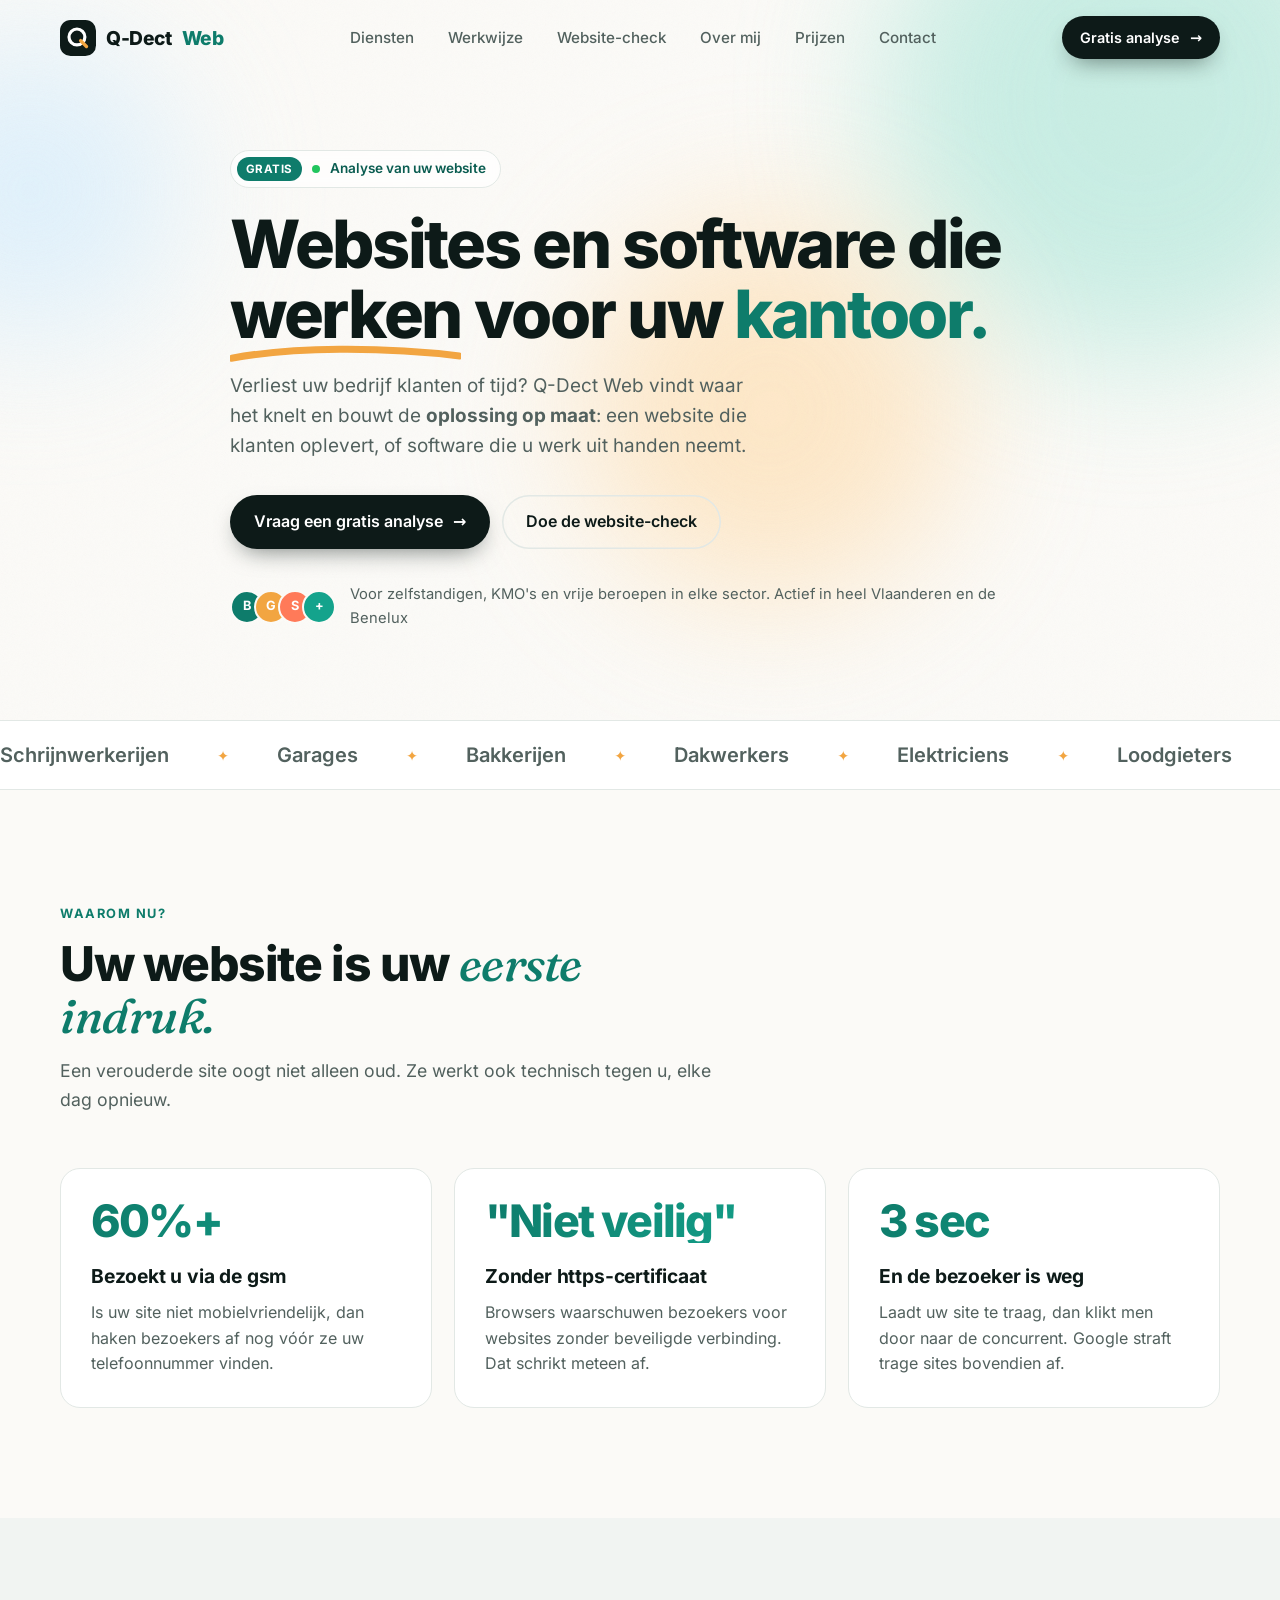
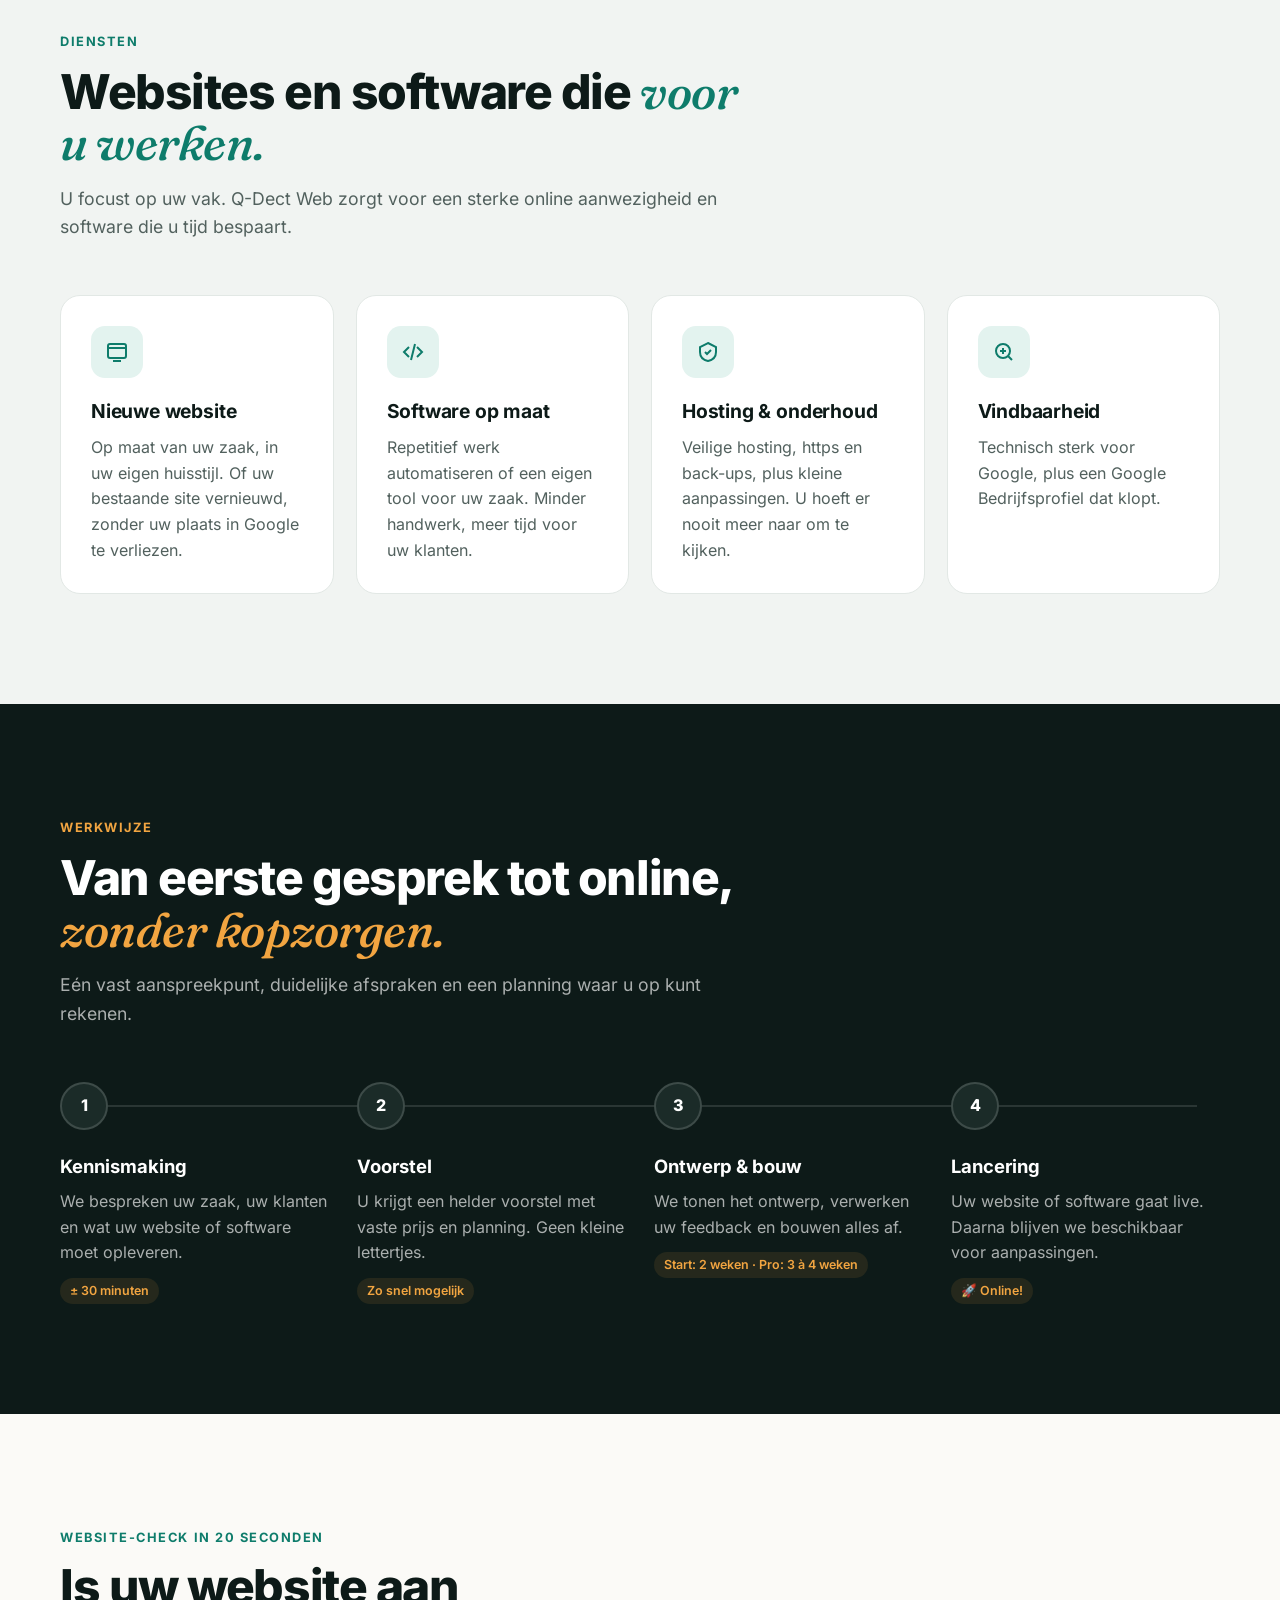
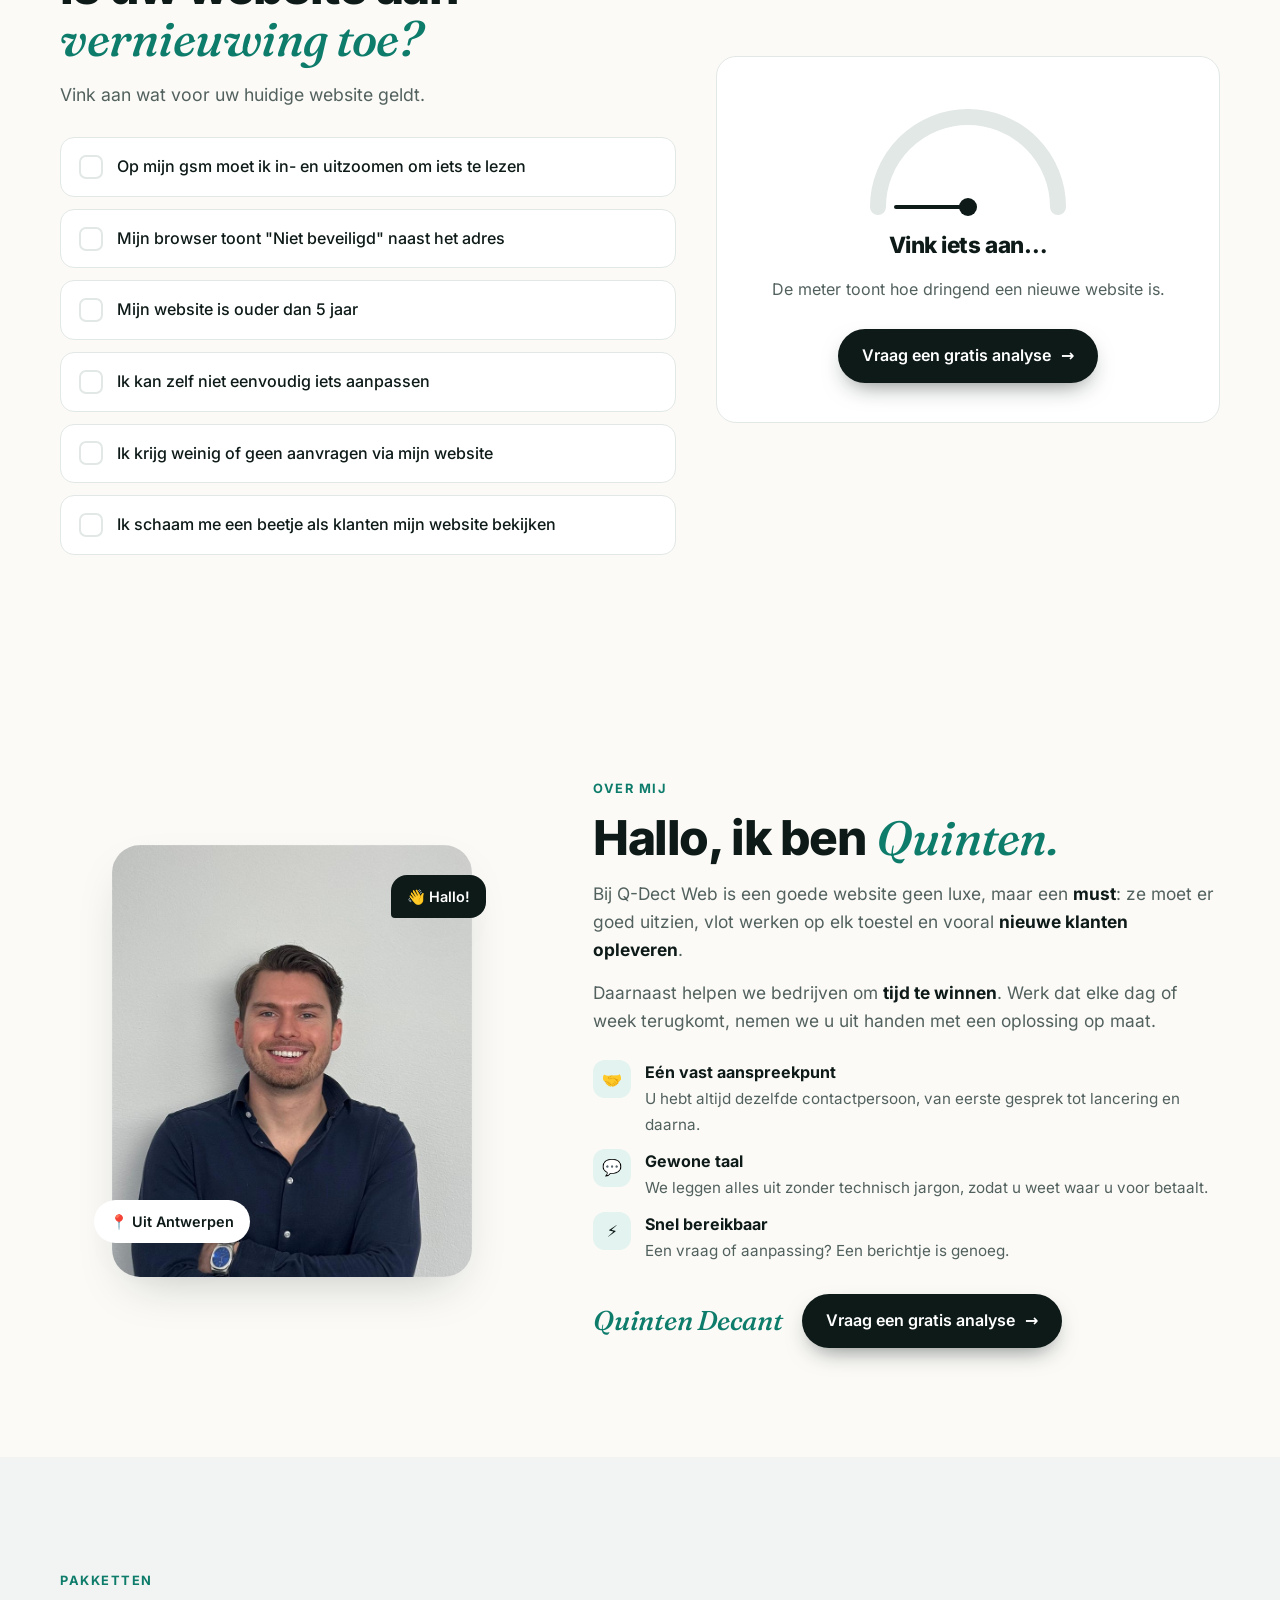
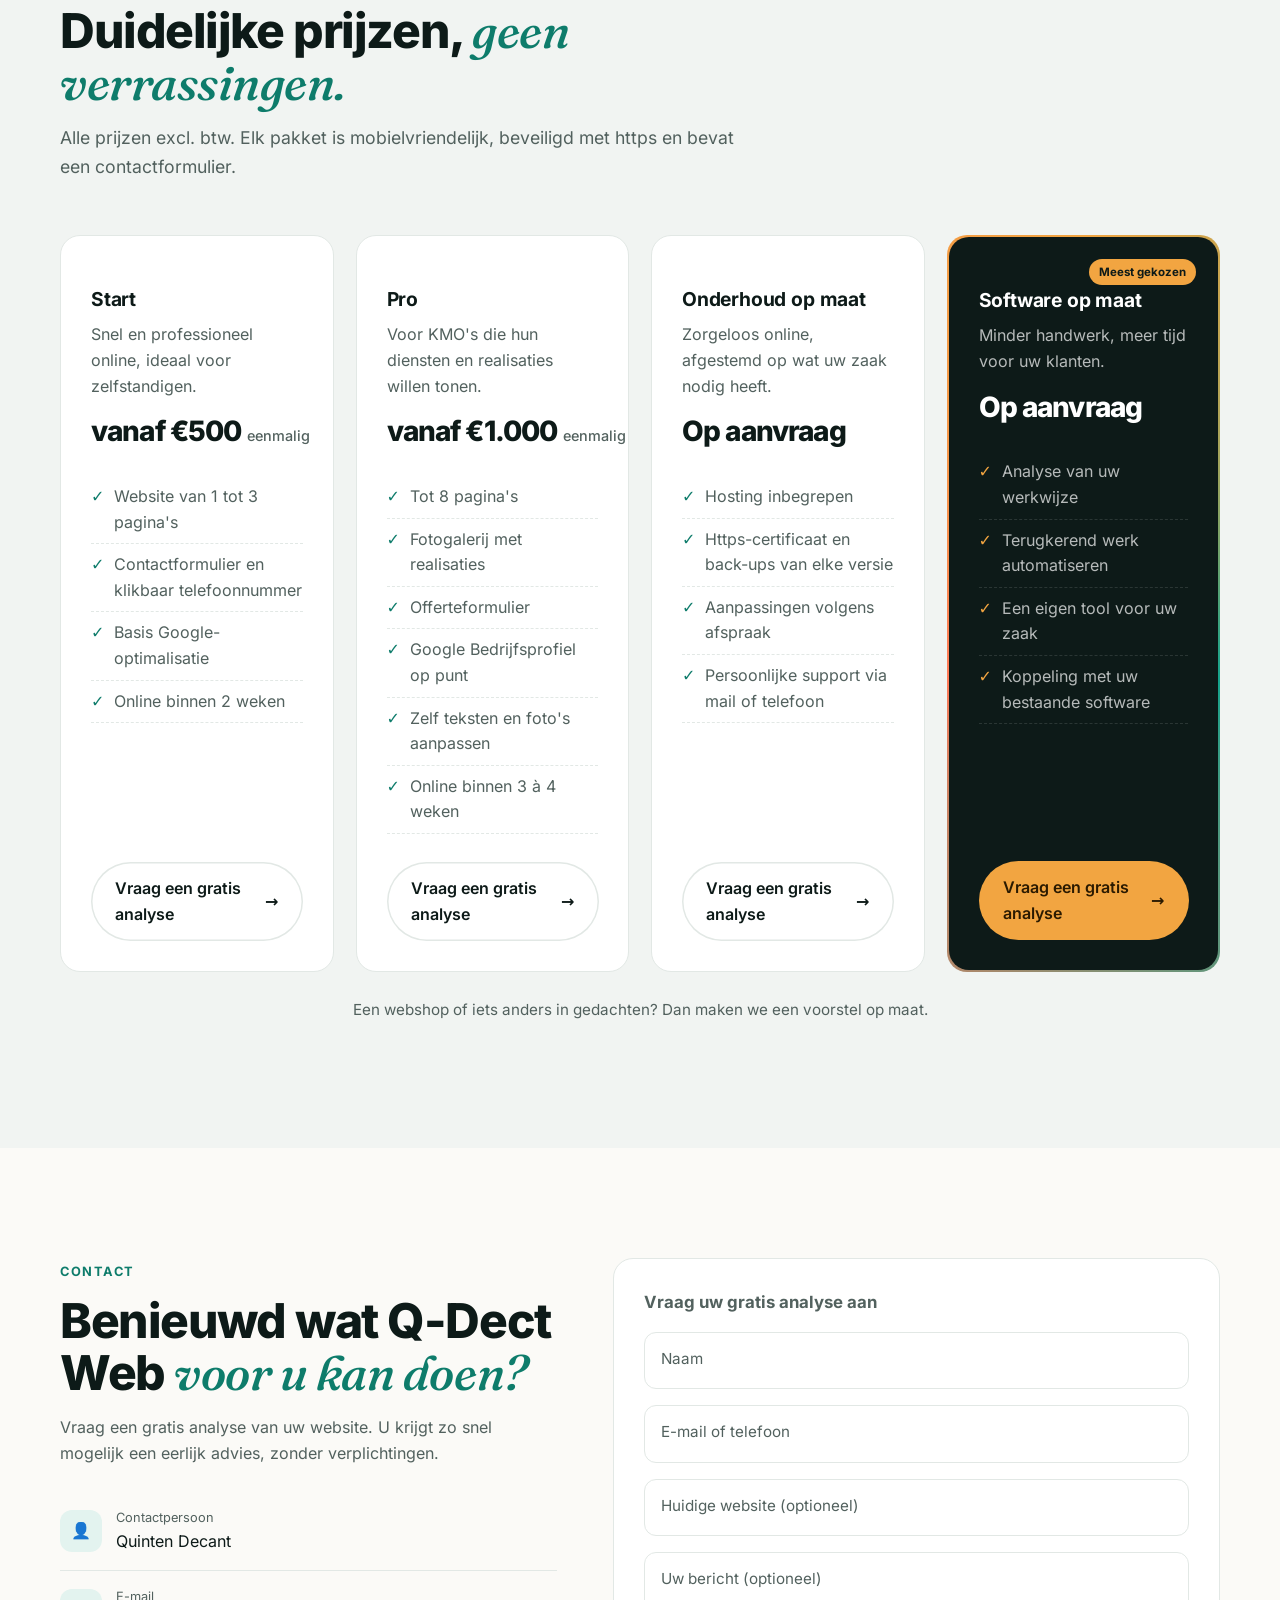
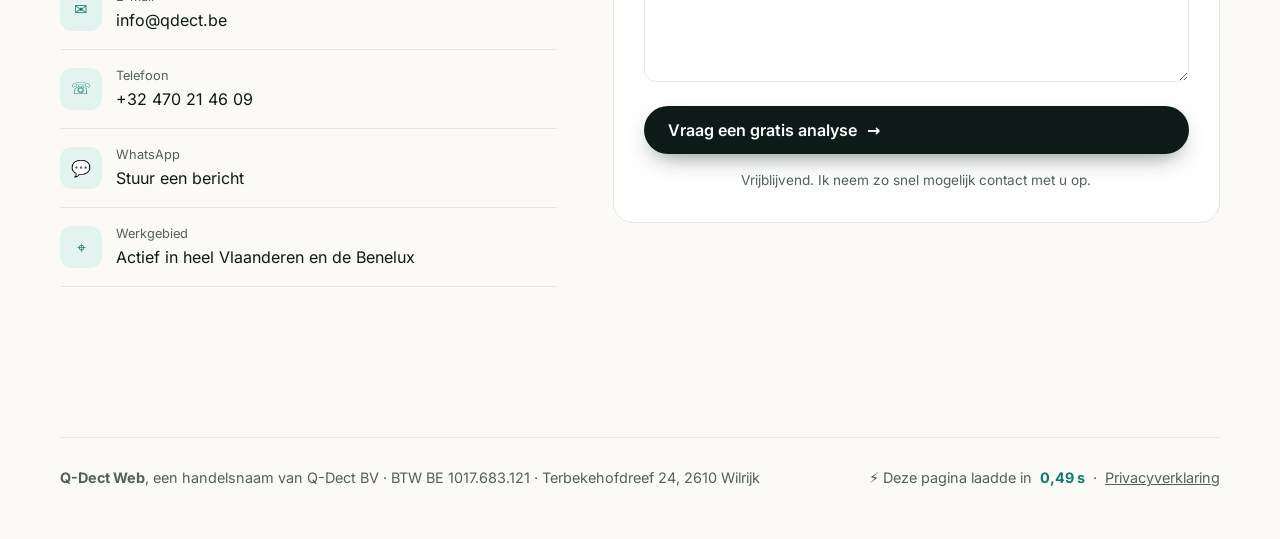
<file: index.html>
<!doctype html>
<html lang="nl-BE">
<head>
<meta charset="utf-8">
<meta name="viewport" content="width=device-width, initial-scale=1">
<title>Q-Dect Web | Websites en software op maat</title>
<meta name="description" content="Q-Dect Web bouwt snelle, veilige websites en software op maat voor vakmensen, zelfstandigen en KMO's. Actief in heel Vlaanderen en de Benelux. Vaste prijs, persoonlijke opvolging.">
<link rel="icon" href="favicon.svg" type="image/svg+xml">
<link rel="canonical" href="https://qdect.be/">
<meta name="theme-color" content="#0d1a18">
<meta property="og:type" content="website">
<meta property="og:locale" content="nl_BE">
<meta property="og:site_name" content="Q-Dect Web">
<meta property="og:title" content="Q-Dect Web | Websites en software op maat">
<meta property="og:description" content="Snelle, veilige websites en software op maat voor vakmensen, zelfstandigen en KMO's. Vaste prijs en gratis analyse.">
<meta property="og:url" content="https://qdect.be/">
<meta property="og:image" content="https://qdect.be/media/og.png">
<meta property="og:image:width" content="1200">
<meta property="og:image:height" content="630">
<meta name="twitter:card" content="summary_large_image">
<link rel="stylesheet" href="fonts/fonts.css">
<style>
  :root {
    --bg: #fbfaf7;
    --bg-soft: #f1f4f2;
    --ink: #0d1a18;
    --ink-soft: #52615e;
    --line: #e2e8e5;
    --brand: #0e7c6b;
    --brand-2: #14a38c;
    --brand-dark: #0a5c50;
    --accent: #f2a541;
    --accent-2: #ff7a59;
    --card: #ffffff;
    --radius: 20px;
    --shadow: 0 20px 50px -20px rgba(13, 26, 24, .25);
    --ease: cubic-bezier(.2, .8, .2, 1);
  }
  * { box-sizing: border-box; }
  html { scroll-behavior: smooth; }
  body { margin: 0; font-family: Inter, system-ui, -apple-system, Segoe UI, Roboto, sans-serif; color: var(--ink); background: var(--bg); line-height: 1.6; overflow-x: hidden; }
  a { color: inherit; }
  .wrap { width: min(1160px, 100% - 32px); margin-inline: auto; }
  .serif { font-family: Fraunces, Georgia, serif; font-style: italic; font-weight: 500; letter-spacing: -.01em; }
  ::selection { background: var(--accent); color: var(--ink); }

  /* Scroll progress */
  .progress { position: fixed; top: 0; left: 0; height: 3px; width: 100%; transform-origin: 0 50%; transform: scaleX(0); background: linear-gradient(90deg, var(--brand), var(--accent)); z-index: 50; }

  /* Header */
  header { position: fixed; inset: 0 0 auto 0; z-index: 40; transition: .35s var(--ease); }
  header.scrolled { background: rgba(251, 250, 247, .82); backdrop-filter: blur(14px) saturate(1.4); box-shadow: 0 1px 0 var(--line); }
  .nav { display: flex; align-items: center; justify-content: space-between; height: 76px; transition: height .35s var(--ease); }
  header.scrolled .nav { height: 62px; }
  .logo { display: flex; align-items: center; gap: 10px; font-weight: 800; font-size: 1.2rem; text-decoration: none; letter-spacing: -.02em; }
  .logo svg { transition: transform .6s var(--ease); }
  .logo:hover svg { transform: rotate(-20deg) scale(1.08); }
  .logo span { color: var(--brand); }
  .nav ul { display: flex; gap: 6px; list-style: none; margin: 0; padding: 0; }
  .nav ul a { position: relative; text-decoration: none; color: var(--ink-soft); font-weight: 500; font-size: .95rem; padding: 8px 14px; border-radius: 999px; transition: .25s; }
  .nav ul a:hover { color: var(--ink); background: rgba(14, 124, 107, .08); }

  .btn { position: relative; display: inline-flex; align-items: center; gap: 10px; padding: 14px 24px; border-radius: 999px; font-weight: 600; text-decoration: none; border: 0; cursor: pointer; font-size: 1rem; font-family: inherit; transition: transform .3s var(--ease), box-shadow .3s var(--ease), background .3s; will-change: transform; isolation: isolate; overflow: hidden; }
  .btn .arrow { display: inline-block; transition: transform .3s var(--ease); }
  .btn:hover .arrow { transform: translateX(4px); }
  .btn-primary { background: var(--ink); color: #fff; box-shadow: 0 10px 25px -10px rgba(13, 26, 24, .6); }
  .btn-primary::before { content: ""; position: absolute; inset: 0; z-index: -1; background: linear-gradient(120deg, var(--brand), var(--brand-2)); transform: translateY(101%); transition: transform .45s var(--ease); }
  .btn-primary:hover::before { transform: translateY(0); }
  .btn-ghost { background: transparent; color: var(--ink); box-shadow: inset 0 0 0 1.5px var(--line); }
  .btn-ghost:hover { box-shadow: inset 0 0 0 1.5px var(--ink); }
  .btn-accent { background: var(--accent); color: #2b1a00; }
  .btn-accent:hover { box-shadow: 0 0 0 6px rgba(242, 165, 65, .25); }
  .nav .btn { padding: 10px 18px; font-size: .9rem; }

  /* Hero */
  .hero { position: relative; padding: 150px 0 90px; overflow: hidden; }
  .blob { position: absolute; border-radius: 50%; filter: blur(70px); opacity: .55; z-index: -1; animation: drift 18s ease-in-out infinite alternate; }
  .blob.b1 { width: 520px; height: 520px; background: #9fe3d4; top: -160px; right: -120px; }
  .blob.b2 { width: 380px; height: 380px; background: #ffd8a1; top: 220px; right: 320px; animation-duration: 22s; }
  .blob.b3 { width: 300px; height: 300px; background: #c9e9ff; top: 40px; left: -120px; animation-duration: 26s; }
  @keyframes drift { to { transform: translate(60px, 40px) scale(1.12); } }
  .grain { position: absolute; inset: 0; z-index: -1; opacity: .35; background-image: url("data:image/svg+xml,%3Csvg xmlns='http://www.w3.org/2000/svg' width='160' height='160'%3E%3Cfilter id='n'%3E%3CfeTurbulence baseFrequency='.9' numOctaves='2'/%3E%3C/filter%3E%3Crect width='100%25' height='100%25' filter='url(%23n)' opacity='.08'/%3E%3C/svg%3E"); }

  .hero-grid { max-width: 820px; }
  .pill { display: inline-flex; align-items: center; gap: 10px; font-size: .85rem; font-weight: 600; color: var(--brand-dark); background: rgba(255,255,255,.7); border: 1px solid var(--line); padding: 6px 14px 6px 6px; border-radius: 999px; backdrop-filter: blur(6px); }
  .pill b { background: var(--brand); color: #fff; font-size: .72rem; padding: 3px 9px; border-radius: 999px; letter-spacing: .04em; }
  .pulse { width: 8px; height: 8px; border-radius: 50%; background: #22c55e; box-shadow: 0 0 0 0 rgba(34,197,94,.6); animation: pulse 2s infinite; }
  @keyframes pulse { to { box-shadow: 0 0 0 10px rgba(34,197,94,0); } }
  h1 { font-size: clamp(2.4rem, 5.2vw, 4.2rem); line-height: 1.04; letter-spacing: -.035em; margin: 22px 0 22px; font-weight: 800; }
  .rotator { display: inline-grid; vertical-align: bottom; color: var(--brand); }
  .rotator span { grid-area: 1 / 1; opacity: 0; transform: translateY(40%); transition: opacity .5s var(--ease), transform .5s var(--ease); white-space: nowrap; }
  .rotator span.on { opacity: 1; transform: none; }
  .rotator span.off { opacity: 0; transform: translateY(-40%); }
  .underline { position: relative; white-space: nowrap; }
  .underline svg { position: absolute; left: 0; bottom: -.18em; width: 100%; height: .35em; }
  .underline path { stroke-dasharray: 300; stroke-dashoffset: 300; animation: draw 1.2s .6s var(--ease) forwards; }
  @keyframes draw { to { stroke-dashoffset: 0; } }
  .lead { font-size: 1.18rem; color: var(--ink-soft); max-width: 540px; }
  .hero-cta { display: flex; gap: 12px; flex-wrap: wrap; margin-top: 34px; }
  .trust { display: flex; align-items: center; gap: 14px; margin-top: 34px; color: var(--ink-soft); font-size: .92rem; }
  .avatars { display: flex; }
  .avatars i { width: 34px; height: 34px; border-radius: 50%; border: 2px solid var(--bg); margin-left: -10px; display: grid; place-items: center; font-style: normal; font-weight: 700; font-size: .8rem; color: #fff; }
  .avatars i:first-child { margin-left: 0; }

  /* Before/after slider */
  .chrome { display: flex; align-items: center; gap: 6px; padding: 10px 12px; background: #eef1f0; border-bottom: 1px solid var(--line); font-size: .7rem; color: var(--ink-soft); }
  .chrome i { width: 9px; height: 9px; border-radius: 50%; background: #d4dbd9; }
  .chrome .url { margin-left: 10px; flex: 1; background: #fff; border-radius: 6px; padding: 3px 10px; display: flex; gap: 6px; align-items: center; }

  @keyframes shine { 0%, 60% { transform: translateX(-100%); } 100% { transform: translateX(100%); } }

  /* Marquee */
  .ticker { border-block: 1px solid var(--line); background: #fff; overflow: hidden; padding: 18px 0; }
  .ticker-track { display: flex; gap: 48px; width: max-content; animation: ticker 40s linear infinite; }
  .ticker:hover .ticker-track { animation-play-state: paused; }
  .ticker span { font-size: 1.25rem; font-weight: 600; color: var(--ink-soft); white-space: nowrap; display: flex; align-items: center; gap: 48px; transition: color .2s; }
  .ticker span:hover { color: var(--brand); }
  .ticker span::after { content: "✦"; color: var(--accent); font-size: .9rem; }
  @keyframes ticker { to { transform: translateX(-50%); } }

  /* Sections */
  section { padding: 110px 0; position: relative; }
  .soft { background: var(--bg-soft); }
  .section-head { max-width: 680px; margin-bottom: 54px; }
  .kicker { display: inline-block; font-size: .8rem; font-weight: 700; letter-spacing: .12em; text-transform: uppercase; color: var(--brand); }
  h2 { font-size: clamp(2rem, 3.8vw, 3rem); letter-spacing: -.03em; line-height: 1.08; margin: 12px 0 16px; font-weight: 800; }
  h2 .serif { color: var(--brand); }
  .section-head p { color: var(--ink-soft); font-size: 1.1rem; margin: 0; }

  /* Reveal */
  .reveal { opacity: 0; transform: translateY(28px); transition: opacity .8s var(--ease), transform .8s var(--ease); transition-delay: var(--d, 0s); }
  .reveal.in { opacity: 1; transform: none; }

  /* Spotlight cards */
  .grid-3 { display: grid; grid-template-columns: repeat(3, 1fr); gap: 22px; }
  .grid-4 { display: grid; grid-template-columns: repeat(4, 1fr); gap: 22px; }
  .card { position: relative; background: var(--card); border: 1px solid var(--line); border-radius: var(--radius); padding: 30px; overflow: hidden; transition: transform .4s var(--ease), box-shadow .4s var(--ease), border-color .4s; transform-style: preserve-3d; }
  .card::before { content: ""; position: absolute; inset: 0; background: radial-gradient(380px circle at var(--mx, 50%) var(--my, 50%), rgba(20, 163, 140, .14), transparent 45%); opacity: 0; transition: opacity .35s; pointer-events: none; }
  .card:hover::before { opacity: 1; }
  .card:hover { box-shadow: var(--shadow); border-color: rgba(14,124,107,.35); }
  .card h3 { margin: 18px 0 8px; font-size: 1.2rem; letter-spacing: -.01em; }
  .card p { margin: 0; color: var(--ink-soft); }

  .stat { font-size: 2.8rem; font-weight: 800; letter-spacing: -.04em; line-height: 1; background: linear-gradient(120deg, var(--brand), var(--brand-2)); -webkit-background-clip: text; background-clip: text; color: transparent; }

  /* Services */
  .svc .icon { width: 52px; height: 52px; border-radius: 14px; background: #e3f3ef; display: grid; place-items: center; color: var(--brand); transition: transform .5s var(--ease), background .4s, color .4s; }
  .svc:hover .icon { transform: rotate(-8deg) scale(1.1); background: var(--brand); color: #fff; }
  .svc .more { display: inline-flex; gap: 6px; margin-top: 18px; font-weight: 600; font-size: .9rem; color: var(--brand); opacity: 0; transform: translateY(8px); transition: .35s var(--ease); }
  .svc:hover .more { opacity: 1; transform: none; }

  /* Dark band with steps */
  .dark { background: var(--ink); color: #fff; overflow: hidden; }
  .dark .section-head p { color: rgba(255,255,255,.65); }
  .dark .kicker { color: var(--accent); }
  .dark h2 .serif { color: var(--accent); }
  .timeline { position: relative; display: grid; grid-template-columns: repeat(4, 1fr); gap: 28px; }
  .timeline::before, .timeline .fill { content: ""; position: absolute; top: 23px; left: 23px; right: 23px; height: 2px; background: rgba(255,255,255,.12); }
  .timeline .fill { background: linear-gradient(90deg, var(--accent), var(--brand-2)); transform-origin: 0 50%; transform: scaleX(var(--p, 0)); transition: transform .2s linear; }
  .step { position: relative; padding-top: 70px; }
  .step .dot { position: absolute; top: 0; left: 0; width: 48px; height: 48px; border-radius: 50%; display: grid; place-items: center; font-weight: 800; background: #1b2b28; border: 2px solid rgba(255,255,255,.15); transition: .5s var(--ease); }
  .step.lit .dot { background: var(--accent); color: var(--ink); border-color: var(--accent); box-shadow: 0 0 0 8px rgba(242,165,65,.15); }
  .step h3 { margin: 0 0 8px; font-size: 1.15rem; }
  .step p { margin: 0; color: rgba(255,255,255,.65); }
  .step .time { display: inline-block; margin-top: 12px; font-size: .78rem; font-weight: 600; color: var(--accent); background: rgba(242,165,65,.1); padding: 3px 10px; border-radius: 999px; }

  /* Quiz */
  .quiz { display: grid; grid-template-columns: 1.1fr .9fr; gap: 40px; align-items: center; }
  .q-list { display: grid; gap: 12px; }
  .q { display: flex; gap: 14px; align-items: center; background: #fff; border: 1.5px solid var(--line); border-radius: 14px; padding: 16px 18px; cursor: pointer; transition: .3s var(--ease); font-weight: 500; }
  .q:hover { border-color: var(--brand); transform: translateX(4px); }
  .q input { display: none; }
  .q .box { flex: none; width: 24px; height: 24px; border-radius: 7px; border: 2px solid var(--line); display: grid; place-items: center; transition: .3s var(--ease); }
  .q .box::after { content: "✓"; color: #fff; font-weight: 800; font-size: .8rem; transform: scale(0); transition: transform .3s var(--ease); }
  .q:has(input:checked) { border-color: var(--brand); background: #f0faf7; }
  .q:has(input:checked) .box { background: var(--brand); border-color: var(--brand); }
  .q:has(input:checked) .box::after { transform: scale(1); }
  .gauge-card { text-align: center; padding: 40px 30px; }
  .gauge { position: relative; width: 220px; height: 120px; margin: 0 auto 10px; }
  .gauge svg { width: 100%; height: 100%; overflow: visible; }
  .gauge .track { stroke: var(--line); }
  .gauge .val { stroke: url(#gg); stroke-dasharray: 283; stroke-dashoffset: 283; transition: stroke-dashoffset .9s var(--ease); }
  .gauge .needle { transform-origin: 110px 110px; transform: rotate(-90deg); transition: transform .9s var(--ease); }
  .verdict { font-size: 1.4rem; font-weight: 800; letter-spacing: -.02em; margin: 6px 0 6px; min-height: 2em; }
  .verdict-sub { color: var(--ink-soft); margin: 0 0 22px; min-height: 3.2em; }

  /* About */
  .about { display: grid; grid-template-columns: .85fr 1.15fr; gap: 70px; align-items: center; }
  .portrait { position: relative; max-width: 360px; justify-self: center; width: 100%; }
  .portrait img { position: relative; display: block; width: 100%; height: auto; border-radius: 28px; box-shadow: var(--shadow); transition: transform .6s var(--ease); }
  .portrait:hover img { transform: translateY(-6px) rotate(-1deg); }
  .portrait .loc { position: absolute; left: -18px; bottom: 34px; display: flex; align-items: center; gap: 8px; background: #fff; padding: 10px 16px; border-radius: 999px; box-shadow: var(--shadow); font-weight: 600; font-size: .9rem; animation: float 5s ease-in-out infinite; }
  .portrait .wave { position: absolute; right: -14px; top: 30px; background: var(--ink); color: #fff; padding: 10px 16px; border-radius: 16px 16px 16px 4px; box-shadow: var(--shadow); font-weight: 600; font-size: .9rem; animation: float 5s 1.2s ease-in-out infinite; }
  .portrait .wave span { display: inline-block; transform-origin: 70% 70%; animation: wave 2.4s ease-in-out infinite; }
  @keyframes float { 50% { transform: translateY(-8px); } }
  @keyframes wave { 0%, 60%, 100% { transform: rotate(0); } 10%, 30% { transform: rotate(16deg); } 20%, 40% { transform: rotate(-8deg); } }
  .about p { color: var(--ink-soft); font-size: 1.08rem; margin: 0 0 16px; }
  .about p strong { color: var(--ink); }
  .about-points { list-style: none; padding: 0; margin: 26px 0 30px; display: grid; gap: 12px; }
  .about-points li { display: flex; gap: 14px; align-items: flex-start; }
  .about-points i { flex: none; width: 38px; height: 38px; border-radius: 12px; background: #e3f3ef; display: grid; place-items: center; font-style: normal; }
  .about-points b { display: block; }
  .about-points span { color: var(--ink-soft); font-size: .95rem; }
  .sign { display: flex; align-items: center; gap: 20px; flex-wrap: wrap; }
  .sign .serif { font-size: 1.7rem; color: var(--brand); }

  /* Pricing */
  .price { display: flex; flex-direction: column; }
  .price .amount { font-size: 2.3rem; font-weight: 800; margin: 10px 0 2px; letter-spacing: -.03em; }
  .grid-4 .price .amount { font-size: 1.75rem; white-space: nowrap; }
  .price .amount small { font-size: .9rem; font-weight: 500; color: var(--ink-soft); letter-spacing: 0; }
  .price ul { list-style: none; padding: 0; margin: 20px 0 28px; flex: 1; }
  .price li { padding: 8px 0; color: var(--ink-soft); border-bottom: 1px dashed var(--line); display: flex; gap: 10px; }
  .price li::before { content: "✓"; color: var(--brand); font-weight: 800; }
  .featured { border: 0; background: var(--ink); color: #fff; transform: translateY(-14px); }
  .featured::after { content: ""; position: absolute; inset: -2px; z-index: -1; border-radius: inherit; background: conic-gradient(from var(--a, 0deg), var(--accent), var(--brand-2), var(--accent-2), var(--accent)); animation: spin 6s linear infinite; }
  .featured-wrap { position: relative; border-radius: var(--radius); padding: 2px; background: conic-gradient(from var(--a, 0deg), var(--accent), var(--brand-2), var(--accent-2), var(--accent)); animation: spin 6s linear infinite; transform: translateY(-14px); }
  .featured-wrap .card { height: 100%; background: var(--ink); color: #fff; border: 0; }
  .featured-wrap .card p, .featured-wrap li { color: rgba(255,255,255,.7); }
  .featured-wrap li { border-color: rgba(255,255,255,.12); }
  .featured-wrap li::before { color: var(--accent); }
  .featured-wrap .badge { position: absolute; top: 22px; right: 22px; background: var(--accent); color: var(--ink); font-size: .72rem; font-weight: 700; padding: 4px 10px; border-radius: 999px; }
  @property --a { syntax: "<angle>"; inherits: false; initial-value: 0deg; }
  @keyframes spin { to { --a: 360deg; } }
  .mobile-bar { display: none; }
  @media (max-width: 620px) {
    .mobile-bar { display: flex; position: fixed; left: 12px; right: 12px; bottom: 12px; z-index: 45; gap: 10px; }
    .mobile-bar a { flex: 1; display: flex; justify-content: center; align-items: center; gap: 8px; padding: 14px; border-radius: 999px; font-weight: 700; text-decoration: none; box-shadow: 0 10px 30px -10px rgba(0,0,0,.4); }
    .mobile-bar .call { background: var(--ink); color: #fff; }
    .mobile-bar .wa { background: #25d366; color: #05361b; }
    footer { padding-bottom: 96px; }
    .toast { bottom: 90px; }
  }
  .note { margin-top: 26px; color: var(--ink-soft); font-size: .95rem; text-align: center; }

  /* Contact */
  .contact-grid { display: grid; grid-template-columns: .9fr 1.1fr; gap: 56px; align-items: start; }
  .contact-info p { margin: 6px 0; }
  .contact-line { display: flex; align-items: center; gap: 14px; padding: 16px 0; border-bottom: 1px solid var(--line); text-decoration: none; transition: .3s var(--ease); }
  .contact-line:hover { padding-left: 8px; color: var(--brand); }
  .contact-line .ci { width: 42px; height: 42px; border-radius: 12px; background: #e3f3ef; color: var(--brand); display: grid; place-items: center; }
  .contact-line small { display: block; color: var(--ink-soft); font-size: .8rem; }
  form { display: grid; gap: 16px; }
  .two { display: grid; grid-template-columns: 1fr 1fr; gap: 16px; }
  .field { position: relative; }
  .field input, .field textarea { width: 100%; font: inherit; padding: 22px 16px 8px; border: 1.5px solid var(--line); border-radius: 12px; background: #fff; color: var(--ink); transition: border-color .3s, box-shadow .3s; }
  .field textarea { min-height: 130px; resize: vertical; }
  .field label { position: absolute; left: 17px; top: 15px; color: var(--ink-soft); font-size: .95rem; pointer-events: none; transition: .25s var(--ease); }
  .field input:focus, .field textarea:focus { outline: none; border-color: var(--brand); box-shadow: 0 0 0 4px rgba(14,124,107,.12); }
  .field input:focus + label, .field input:not(:placeholder-shown) + label,
  .field textarea:focus + label, .field textarea:not(:placeholder-shown) + label { top: 6px; font-size: .72rem; font-weight: 600; color: var(--brand); }
  .chips { display: flex; flex-wrap: wrap; gap: 8px; }
  .chips label { cursor: pointer; }
  .chips input { display: none; }
  .chips span { display: inline-block; padding: 8px 14px; border-radius: 999px; border: 1.5px solid var(--line); font-size: .88rem; font-weight: 500; transition: .25s var(--ease); background: #fff; }
  .chips span:hover { border-color: var(--brand); }
  .chips input:checked + span { background: var(--ink); color: #fff; border-color: var(--ink); }
  .form-title { font-weight: 700; font-size: 1.05rem; margin: 4px 0 2px; }
  .form-note { margin: -4px 0 0; font-size: .85rem; color: var(--ink-soft); text-align: center; }


  footer { padding: 40px 0 50px; color: var(--ink-soft); font-size: .9rem; }
  .foot { display: flex; justify-content: space-between; gap: 16px; flex-wrap: wrap; border-top: 1px solid var(--line); padding-top: 28px; }
  .speed { display: inline-flex; align-items: center; gap: 8px; }
  .speed b { color: var(--brand); }

  /* Toast */
  .toast { position: fixed; left: 50%; bottom: 24px; transform: translate(-50%, 140%); background: var(--ink); color: #fff; padding: 14px 20px; border-radius: 14px; box-shadow: var(--shadow); z-index: 60; transition: transform .5s var(--ease); font-size: .95rem; max-width: calc(100% - 32px); }
  .toast { opacity: 0; visibility: hidden; }
  .toast.show { transform: translate(-50%, 0); opacity: 1; visibility: visible; }

  @media (max-width: 960px) {
    .hero-grid, .contact-grid, .quiz, .about { grid-template-columns: 1fr; }
    .about { gap: 50px; }
    .portrait { max-width: 360px; }
    .hero { padding-top: 120px; }
    .grid-3, .grid-4 { grid-template-columns: 1fr 1fr; }
    .timeline { grid-template-columns: 1fr 1fr; row-gap: 40px; }
    .timeline::before, .timeline .fill { display: none; }
    .nav ul { display: none; }
    .featured-wrap { transform: none; }
  }
  @media (max-width: 620px) {
    .grid-3, .grid-4, .two, .timeline { grid-template-columns: 1fr; }
    section { padding: 76px 0; }
  }
  @media (prefers-reduced-motion: reduce) {
    *, *::before, *::after { animation: none !important; transition: none !important; }
    .reveal { opacity: 1; transform: none; }
  }
</style>
</head>
<body>
<div class="progress" id="progress"></div>

<header id="top">
  <div class="wrap nav">
    <a href="#" class="logo" aria-label="Q-Dect Web, naar boven">
      <svg width="36" height="36" viewBox="0 0 34 34" aria-hidden="true"><rect width="34" height="34" rx="10" fill="#0d1a18"/><circle cx="16" cy="16" r="7.5" fill="none" stroke="#fff" stroke-width="3"/><path d="M19.5 19.5 L25 25" stroke="#f2a541" stroke-width="3.2" stroke-linecap="round"/></svg>
      Q-Dect <span>Web</span>
    </a>
    <ul>
      <li><a href="#diensten">Diensten</a></li>
      <li><a href="#werkwijze">Werkwijze</a></li>
      <li><a href="#check">Website-check</a></li>
      <li><a href="#over">Over mij</a></li>
      <li><a href="#prijzen">Prijzen</a></li>
      <li><a href="#contact">Contact</a></li>
    </ul>
    <a href="#contact" class="btn btn-primary magnetic">Gratis analyse <span class="arrow">→</span></a>
  </div>
</header>

<main>
  <section class="hero" id="home">
    <div class="blob b1"></div><div class="blob b2"></div><div class="blob b3"></div><div class="grain"></div>
    <div class="wrap hero-grid">
      <div>
        <span class="pill reveal"><b>GRATIS</b><span class="pulse"></span> Analyse van uw website</span>
        <h1 class="reveal" style="--d:.08s">Websites en software die <span class="underline">werken<svg viewBox="0 0 300 20" preserveAspectRatio="none" aria-hidden="true"><path d="M2 14 C 80 4, 200 4, 298 12" fill="none" stroke="#f2a541" stroke-width="6" stroke-linecap="round"/></svg></span> voor uw <span class="rotator" aria-live="polite"><span class="on">zaak.</span><span>kantoor.</span><span>praktijk.</span><span>winkel.</span><span>bedrijf.</span></span></h1>
        <p class="lead reveal" style="--d:.16s">Verliest uw bedrijf klanten of tijd? Q-Dect Web vindt waar het knelt en bouwt de <strong>oplossing op maat</strong>: een website die klanten oplevert, of software die u werk uit handen neemt.</p>
        <div class="hero-cta reveal" style="--d:.24s">
          <a href="#contact" class="btn btn-primary magnetic">Vraag een gratis analyse <span class="arrow">→</span></a>
          <a href="#check" class="btn btn-ghost">Doe de website-check</a>
        </div>
        <div class="trust reveal" style="--d:.32s">
          <div class="avatars" aria-hidden="true"><i style="background:#0e7c6b">B</i><i style="background:#f2a541">G</i><i style="background:#ff7a59">S</i><i style="background:#14a38c">+</i></div>
          <span>Voor zelfstandigen, KMO's en vrije beroepen in elke sector. Actief in heel Vlaanderen en de Benelux</span>
        </div>
      </div>
    </div>
  </section>

  <div class="ticker" aria-hidden="true">
    <div class="ticker-track">
      <span>Schrijnwerkerijen</span><span>Garages</span><span>Bakkerijen</span><span>Dakwerkers</span><span>Elektriciens</span><span>Loodgieters</span><span>Boekhouders</span><span>Tuinaanleggers</span><span>Kinesisten</span><span>Restaurants</span><span>Schilders</span><span>Metaalbouw</span>
      <span>Schrijnwerkerijen</span><span>Garages</span><span>Bakkerijen</span><span>Dakwerkers</span><span>Elektriciens</span><span>Loodgieters</span><span>Boekhouders</span><span>Tuinaanleggers</span><span>Kinesisten</span><span>Restaurants</span><span>Schilders</span><span>Metaalbouw</span>
    </div>
  </div>

  <section>
    <div class="wrap">
      <div class="section-head reveal">
        <span class="kicker">Waarom nu?</span>
        <h2>Uw website is uw <span class="serif">eerste indruk.</span></h2>
        <p>Een verouderde site oogt niet alleen oud. Ze werkt ook technisch tegen u, elke dag opnieuw.</p>
      </div>
      <div class="grid-3">
        <div class="card spot tilt reveal"><div class="stat" data-count="60" data-suffix="%+">0%+</div><h3>Bezoekt u via de gsm</h3><p>Is uw site niet mobielvriendelijk, dan haken bezoekers af nog vóór ze uw telefoonnummer vinden.</p></div>
        <div class="card spot tilt reveal" style="--d:.1s"><div class="stat">"Niet veilig"</div><h3>Zonder https-certificaat</h3><p>Browsers waarschuwen bezoekers voor websites zonder beveiligde verbinding. Dat schrikt meteen af.</p></div>
        <div class="card spot tilt reveal" style="--d:.2s"><div class="stat" data-count="3" data-suffix=" sec">0 sec</div><h3>En de bezoeker is weg</h3><p>Laadt uw site te traag, dan klikt men door naar de concurrent. Google straft trage sites bovendien af.</p></div>
      </div>
    </div>
  </section>

  <section id="diensten" class="soft">
    <div class="wrap">
      <div class="section-head reveal">
        <span class="kicker">Diensten</span>
        <h2>Websites en software die <span class="serif">voor u werken.</span></h2>
        <p>U focust op uw vak. Q-Dect Web zorgt voor een sterke online aanwezigheid en software die u tijd bespaart.</p>
      </div>
      <div class="grid-4">
        <div class="card svc spot tilt reveal"><div class="icon"><svg width="24" height="24" viewBox="0 0 24 24" fill="none" stroke="currentColor" stroke-width="2"><rect x="3" y="4" width="18" height="14" rx="2"/><path d="M3 8h18M8 21h8"/></svg></div><h3>Nieuwe website</h3><p>Op maat van uw zaak, in uw eigen huisstijl. Of uw bestaande site vernieuwd, zonder uw plaats in Google te verliezen.</p></div>
        <div class="card svc spot tilt reveal" style="--d:.08s"><div class="icon"><svg width="24" height="24" viewBox="0 0 24 24" fill="none" stroke="currentColor" stroke-width="2"><path d="M8 7l-5 5 5 5M16 7l5 5-5 5M14 4l-4 16"/></svg></div><h3>Software op maat</h3><p>Repetitief werk automatiseren of een eigen tool voor uw zaak. Minder handwerk, meer tijd voor uw klanten.</p></div>
        <div class="card svc spot tilt reveal" style="--d:.16s"><div class="icon"><svg width="24" height="24" viewBox="0 0 24 24" fill="none" stroke="currentColor" stroke-width="2"><path d="M12 3l8 4v5c0 5-3.5 8-8 9-4.5-1-8-4-8-9V7z"/><path d="M9 12l2 2 4-4"/></svg></div><h3>Hosting & onderhoud</h3><p>Veilige hosting, https en back-ups, plus kleine aanpassingen. U hoeft er nooit meer naar om te kijken.</p></div>
        <div class="card svc spot tilt reveal" style="--d:.24s"><div class="icon"><svg width="24" height="24" viewBox="0 0 24 24" fill="none" stroke="currentColor" stroke-width="2"><circle cx="11" cy="11" r="7"/><path d="M20 20l-4-4M8 11h6M11 8v6"/></svg></div><h3>Vindbaarheid</h3><p>Technisch sterk voor Google, plus een Google Bedrijfsprofiel dat klopt.</p></div>
      </div>
    </div>
  </section>

  <section id="werkwijze" class="dark">
    <div class="wrap">
      <div class="section-head reveal">
        <span class="kicker">Werkwijze</span>
        <h2>Van eerste gesprek tot online, <span class="serif">zonder kopzorgen.</span></h2>
        <p>Eén vast aanspreekpunt, duidelijke afspraken en een planning waar u op kunt rekenen.</p>
      </div>
      <div class="timeline" id="timeline">
        <div class="fill"></div>
        <div class="step"><div class="dot">1</div><h3>Kennismaking</h3><p>We bespreken uw zaak, uw klanten en wat uw website of software moet opleveren.</p><span class="time">± 30 minuten</span></div>
        <div class="step"><div class="dot">2</div><h3>Voorstel</h3><p>U krijgt een helder voorstel met vaste prijs en planning. Geen kleine lettertjes.</p><span class="time">Zo snel mogelijk</span></div>
        <div class="step"><div class="dot">3</div><h3>Ontwerp & bouw</h3><p>We tonen het ontwerp, verwerken uw feedback en bouwen alles af.</p><span class="time">Start: 2 weken · Pro: 3 à 4 weken</span></div>
        <div class="step"><div class="dot">4</div><h3>Lancering</h3><p>Uw website of software gaat live. Daarna blijven we beschikbaar voor aanpassingen.</p><span class="time">🚀 Online!</span></div>
      </div>
    </div>
  </section>

  <section id="check">
    <div class="wrap quiz">
      <div>
        <div class="section-head reveal" style="margin-bottom:28px">
          <span class="kicker">Website-check in 20 seconden</span>
          <h2>Is uw website aan <span class="serif">vernieuwing toe?</span></h2>
          <p>Vink aan wat voor uw huidige website geldt.</p>
        </div>
        <div class="q-list reveal" id="qlist">
          <label class="q"><input type="checkbox"><span class="box"></span>Op mijn gsm moet ik in- en uitzoomen om iets te lezen</label>
          <label class="q"><input type="checkbox"><span class="box"></span>Mijn browser toont "Niet beveiligd" naast het adres</label>
          <label class="q"><input type="checkbox"><span class="box"></span>Mijn website is ouder dan 5 jaar</label>
          <label class="q"><input type="checkbox"><span class="box"></span>Ik kan zelf niet eenvoudig iets aanpassen</label>
          <label class="q"><input type="checkbox"><span class="box"></span>Ik krijg weinig of geen aanvragen via mijn website</label>
          <label class="q"><input type="checkbox"><span class="box"></span>Ik schaam me een beetje als klanten mijn website bekijken</label>
        </div>
      </div>
      <div class="card gauge-card reveal" style="--d:.15s">
        <div class="gauge" aria-hidden="true">
          <svg viewBox="0 0 220 120">
            <defs><linearGradient id="gg" x1="0" x2="1"><stop offset="0" stop-color="#14a38c"/><stop offset=".6" stop-color="#f2a541"/><stop offset="1" stop-color="#ff5a3c"/></linearGradient></defs>
            <path class="track" d="M20 110 A90 90 0 0 1 200 110" fill="none" stroke-width="16" stroke-linecap="round"/>
            <path class="val" id="gval" d="M20 110 A90 90 0 0 1 200 110" fill="none" stroke-width="16" stroke-linecap="round"/>
            <g class="needle" id="needle"><line x1="110" y1="110" x2="110" y2="38" stroke="#0d1a18" stroke-width="4" stroke-linecap="round"/><circle cx="110" cy="110" r="9" fill="#0d1a18"/></g>
          </svg>
        </div>
        <div class="verdict" id="verdict">Vink iets aan…</div>
        <p class="verdict-sub" id="verdictSub">De meter toont hoe dringend een nieuwe website is.</p>
        <a href="#contact" class="btn btn-primary magnetic">Vraag een gratis analyse <span class="arrow">→</span></a>
      </div>
    </div>
  </section>

  <section id="over">
    <div class="wrap about">
      <div class="portrait reveal">
        <img src="media/quinten.jpg" alt="Quinten Decant, oprichter van Q-Dect Web" loading="lazy" width="800" height="961">
        <div class="wave"><span>👋</span> Hallo!</div>
        <div class="loc">📍 Uit Antwerpen</div>
      </div>
      <div class="reveal" style="--d:.1s">
        <span class="kicker">Over mij</span>
        <h2>Hallo, ik ben <span class="serif">Quinten.</span></h2>
        <p>Bij Q-Dect Web is een goede website geen luxe, maar een <strong>must</strong>: ze moet er goed uitzien, vlot werken op elk toestel en vooral <strong>nieuwe klanten opleveren</strong>.</p>
        <p>Daarnaast helpen we bedrijven om <strong>tijd te winnen</strong>. Werk dat elke dag of week terugkomt, nemen we u uit handen met een oplossing op maat.</p>
        <ul class="about-points">
          <li><i>🤝</i><div><b>Eén vast aanspreekpunt</b><span>U hebt altijd dezelfde contactpersoon, van eerste gesprek tot lancering en daarna.</span></div></li>
          <li><i>💬</i><div><b>Gewone taal</b><span>We leggen alles uit zonder technisch jargon, zodat u weet waar u voor betaalt.</span></div></li>
          <li><i>⚡</i><div><b>Snel bereikbaar</b><span>Een vraag of aanpassing? Een berichtje is genoeg.</span></div></li>
        </ul>
        <div class="sign">
          <span class="serif">Quinten Decant</span>
          <a href="#contact" class="btn btn-primary magnetic">Vraag een gratis analyse <span class="arrow">→</span></a>
        </div>
      </div>
    </div>
  </section>

  <section id="prijzen" class="soft">
    <div class="wrap">
      <div class="section-head reveal">
        <span class="kicker">Pakketten</span>
        <h2>Duidelijke prijzen, <span class="serif">geen verrassingen.</span></h2>
        <p>Alle prijzen excl. btw. Elk pakket is mobielvriendelijk, beveiligd met https en bevat een contactformulier.</p>
      </div>
      <div class="grid-4" style="align-items:stretch">
        <div class="card price spot reveal">
          <h3>Start</h3>
          <p>Snel en professioneel online, ideaal voor zelfstandigen.</p>
          <div class="amount">vanaf €500 <small>eenmalig</small></div>
          <ul><li>Website van 1 tot 3 pagina's</li><li>Contactformulier en klikbaar telefoonnummer</li><li>Basis Google-optimalisatie</li><li>Online binnen 2 weken</li></ul>
          <a href="#contact" class="btn btn-ghost">Vraag een gratis analyse <span class="arrow">→</span></a>
        </div>
        <div class="card price spot reveal" style="--d:.1s">
          <h3>Pro</h3>
          <p>Voor KMO's die hun diensten en realisaties willen tonen.</p>
          <div class="amount">vanaf €1.000 <small>eenmalig</small></div>
          <ul><li>Tot 8 pagina's</li><li>Fotogalerij met realisaties</li><li>Offerteformulier</li><li>Google Bedrijfsprofiel op punt</li><li>Zelf teksten en foto's aanpassen</li><li>Online binnen 3 à 4 weken</li></ul>
          <a href="#contact" class="btn btn-ghost">Vraag een gratis analyse <span class="arrow">→</span></a>
        </div>
        <div class="card price spot reveal" style="--d:.2s">
          <h3>Onderhoud op maat</h3>
          <p>Zorgeloos online, afgestemd op wat uw zaak nodig heeft.</p>
          <div class="amount">Op aanvraag</div>
          <ul><li>Hosting inbegrepen</li><li>Https-certificaat en back-ups van elke versie</li><li>Aanpassingen volgens afspraak</li><li>Persoonlijke support via mail of telefoon</li></ul>
          <a href="#contact" class="btn btn-ghost">Vraag een gratis analyse <span class="arrow">→</span></a>
        </div>
        <div class="featured-wrap reveal" style="--d:.3s">
          <div class="card price">
            <span class="badge">Meest gekozen</span>
            <h3>Software op maat</h3>
            <p>Minder handwerk, meer tijd voor uw klanten.</p>
            <div class="amount">Op aanvraag</div>
            <ul><li>Analyse van uw werkwijze</li><li>Terugkerend werk automatiseren</li><li>Een eigen tool voor uw zaak</li><li>Koppeling met uw bestaande software</li></ul>
            <a href="#contact" class="btn btn-accent magnetic">Vraag een gratis analyse <span class="arrow">→</span></a>
          </div>
        </div>
      </div>
      <p class="note reveal">Een webshop of iets anders in gedachten? Dan maken we een voorstel op maat.</p>
    </div>
  </section>

  <section id="contact">
    <div class="wrap contact-grid">
      <div class="contact-info reveal">
        <span class="kicker">Contact</span>
        <h2>Benieuwd wat Q-Dect Web <span class="serif">voor u kan doen?</span></h2>
        <p style="color:var(--ink-soft);margin:0 0 26px">Vraag een gratis analyse van uw website. U krijgt zo snel mogelijk een eerlijk advies, zonder verplichtingen.</p>
        <div class="contact-line"><span class="ci">👤</span><span><small>Contactpersoon</small>Quinten Decant</span></div>
        <a class="contact-line" href="mailto:info@qdect.be"><span class="ci">✉</span><span><small>E-mail</small>info@qdect.be</span></a>
        <a class="contact-line" href="tel:+32470214609"><span class="ci">☏</span><span><small>Telefoon</small>+32 470 21 46 09</span></a>
        <a class="contact-line" href="https://wa.me/32470214609" target="_blank" rel="noopener"><span class="ci">💬</span><span><small>WhatsApp</small>Stuur een bericht</span></a>
        <div class="contact-line"><span class="ci">⌖</span><span><small>Werkgebied</small>Actief in heel Vlaanderen en de Benelux</span></div>
      </div>
      <form class="card reveal" style="--d:.1s" id="form" name="contact" method="POST" action="https://api.web3forms.com/submit">
        <input type="hidden" name="access_key" value="9d932397-b98a-4ff9-84fc-5c57a3bfd442">
        <input type="hidden" name="subject" value="Nieuwe aanvraag via qdect.be">
        <input type="hidden" name="from_name" value="qdect.be">
        <input type="checkbox" name="botcheck" style="display:none" tabindex="-1" autocomplete="off">
        <p class="form-title">Vraag uw gratis analyse aan</p>
        <div class="field"><input id="f1" name="naam" placeholder=" " required autocomplete="name"><label for="f1">Naam</label></div>
        <div class="field"><input id="f3" name="contact" placeholder=" " required autocomplete="email"><label for="f3">E-mail of telefoon</label></div>
        <div class="field"><input id="f5" name="website" placeholder=" "><label for="f5">Huidige website (optioneel)</label></div>
        <div class="field"><textarea id="f6" name="bericht" placeholder=" "></textarea><label for="f6">Uw bericht (optioneel)</label></div>
        <button class="btn btn-primary magnetic" type="submit">Vraag een gratis analyse <span class="arrow">→</span></button>
        <p class="form-note">Vrijblijvend. Ik neem zo snel mogelijk contact met u op.</p>
      </form>
    </div>
  </section>

</main>

<footer>
  <div class="wrap foot">
    <div><strong>Q-Dect Web</strong>, een handelsnaam van Q-Dect BV · BTW BE 1017.683.121 · Terbekehofdreef 24, 2610 Wilrijk</div>
    <div class="speed" title="Gemeten in uw eigen browser">⚡ Deze pagina laadde in <b id="speed">…</b> · <a href="privacy.html">Privacyverklaring</a></div>
  </div>
</footer>

<div class="mobile-bar"><a class="call" href="tel:+32470214609">📞 Bel ons</a><a class="wa" href="https://wa.me/32470214609" target="_blank" rel="noopener">💬 WhatsApp</a></div>
<div class="toast" id="toast" role="status"></div>

<script>
(() => {
  const reduce = matchMedia('(prefers-reduced-motion: reduce)').matches;

  // Header + progress bar
  const header = document.getElementById('top'), bar = document.getElementById('progress');
  const onScroll = () => {
    const h = document.documentElement;
    header.classList.toggle('scrolled', h.scrollTop > 20);
    bar.style.transform = `scaleX(${h.scrollTop / (h.scrollHeight - h.clientHeight || 1)})`;
    timelineProgress();
  };

  // Reveal on scroll + count-up
  const io = new IntersectionObserver(entries => entries.forEach(e => {
    if (!e.isIntersecting) return;
    e.target.classList.add('in');
    e.target.querySelectorAll('[data-count]').forEach(countUp);
    io.unobserve(e.target);
  }), { threshold: .15 });
  document.querySelectorAll('.reveal').forEach(el => io.observe(el));
  function countUp(el) {
    const end = +el.dataset.count, suf = el.dataset.suffix || '', t0 = performance.now(), dur = 1400;
    const tick = t => { const p = Math.min((t - t0) / dur, 1), v = Math.round(end * (1 - Math.pow(1 - p, 3))); el.textContent = v + suf; if (p < 1) requestAnimationFrame(tick); };
    reduce ? (el.textContent = end + suf) : requestAnimationFrame(tick);
  }

  // Rotating word
  const words = [...document.querySelectorAll('.rotator span')]; let wi = 0;
  if (!reduce) setInterval(() => {
    const cur = words[wi]; cur.classList.remove('on'); cur.classList.add('off');
    setTimeout(() => cur.classList.remove('off'), 500);
    wi = (wi + 1) % words.length; words[wi].classList.add('on');
  }, 2600);

  // Spotlight + tilt on cards
  document.querySelectorAll('.spot').forEach(c => {
    c.addEventListener('pointermove', e => {
      const r = c.getBoundingClientRect(), x = e.clientX - r.left, y = e.clientY - r.top;
      c.style.setProperty('--mx', x + 'px'); c.style.setProperty('--my', y + 'px');
      if (c.classList.contains('tilt') && !reduce) c.style.transform = `perspective(900px) rotateX(${(y / r.height - .5) * -6}deg) rotateY(${(x / r.width - .5) * 6}deg) translateY(-4px)`;
    });
    c.addEventListener('pointerleave', () => { c.style.transform = ''; });
  });

  // Magnetic buttons
  if (!reduce && matchMedia('(pointer: fine)').matches) document.querySelectorAll('.magnetic').forEach(b => {
    b.addEventListener('pointermove', e => { const r = b.getBoundingClientRect(); b.style.transform = `translate(${(e.clientX - r.left - r.width / 2) * .18}px, ${(e.clientY - r.top - r.height / 2) * .3}px)`; });
    b.addEventListener('pointerleave', () => { b.style.transform = ''; });
  });

  // Timeline fill
  const tl = document.getElementById('timeline'), steps = [...tl.querySelectorAll('.step')];
  function timelineProgress() {
    const r = tl.getBoundingClientRect(), vh = innerHeight;
    const p = Math.max(0, Math.min(1, (vh * .75 - r.top) / (r.height + vh * .2)));
    tl.style.setProperty('--p', p);
    steps.forEach((s, i) => s.classList.toggle('lit', p >= i / (steps.length - 1) - .02 && p > 0));
  }

  // Website-check gauge
  const qs = [...document.querySelectorAll('#qlist input')], gval = document.getElementById('gval'), needle = document.getElementById('needle');
  const verdict = document.getElementById('verdict'), sub = document.getElementById('verdictSub');
  const texts = [
    ['Vink iets aan…', 'De meter toont hoe dringend een nieuwe website is.'],
    ['Nog in orde 👍', 'Kleine verbeteringen kunnen al veel verschil maken.'],
    ['Tijd voor een opfrissing', 'Uw website laat klanten liggen. Met een paar ingrepen staat u er weer.'],
    ['Dringend aan vernieuwing toe', 'Uw website kost u waarschijnlijk elke week klanten. Laat ons eens kijken.'],
    ['Code rood 🚨', 'Hoog tijd voor een nieuwe website. Goed nieuws: dat is precies waar we u mee helpen.']
  ];
  const update = () => {
    const n = qs.filter(q => q.checked).length, p = n / qs.length;
    gval.style.strokeDashoffset = 283 * (1 - p);
    needle.style.transform = `rotate(${-90 + 180 * p}deg)`;
    const t = n === 0 ? texts[0] : n <= 1 ? texts[1] : n <= 3 ? texts[2] : n <= 4 ? texts[3] : texts[4];
    verdict.textContent = t[0]; sub.textContent = t[1];
  };
  qs.forEach(q => q.addEventListener('change', update));

  // Form feedback
  const toast = document.getElementById('toast');
  const form = document.getElementById('form');
  const showToast = msg => { toast.textContent = msg; toast.classList.add('show'); setTimeout(() => toast.classList.remove('show'), 5000); };
  form.addEventListener('submit', async e => {
    e.preventDefault();
    const btn = form.querySelector('button[type=submit]'), label = btn.innerHTML;
    btn.disabled = true; btn.textContent = 'Bezig met versturen…';
    try {
      const res = await fetch('https://api.web3forms.com/submit', { method: 'POST', headers: { 'Accept': 'application/json' }, body: new FormData(form), signal: AbortSignal.timeout(12000) });
      const data = await res.json().catch(() => ({}));
      if (!res.ok || String(data.success) !== 'true') throw new Error(data.message || res.status);
      form.reset();
      showToast('Bedankt! Uw aanvraag is goed ontvangen. U hoort zo snel mogelijk van mij.');
    } catch {
      // Lukt het versturen niet, open dan de mail-app van de bezoeker met alles al ingevuld
      const body = `Naam: ${form.naam.value}\nContact: ${form.contact.value}\nWebsite: ${form.website.value}\n\n${form.bericht.value}`;
      location.href = `mailto:info@qdect.be?subject=${encodeURIComponent('Aanvraag gratis analyse')}&body=${encodeURIComponent(body)}`;
      showToast('Versturen lukte niet. Uw mailprogramma opent met uw aanvraag, klik daar op verzenden.');
    } finally { btn.disabled = false; btn.innerHTML = label; }
  });

  // Real load time
  addEventListener('load', () => {
    const nav = performance.getEntriesByType('navigation')[0];
    const ms = nav ? nav.loadEventStart || nav.domContentLoadedEventEnd : performance.now();
    document.getElementById('speed').textContent = (ms / 1000).toFixed(2).replace('.', ',') + ' s';
  });

  addEventListener('scroll', onScroll, { passive: true }); onScroll();
})();
</script>
</body>
</html>
</file>
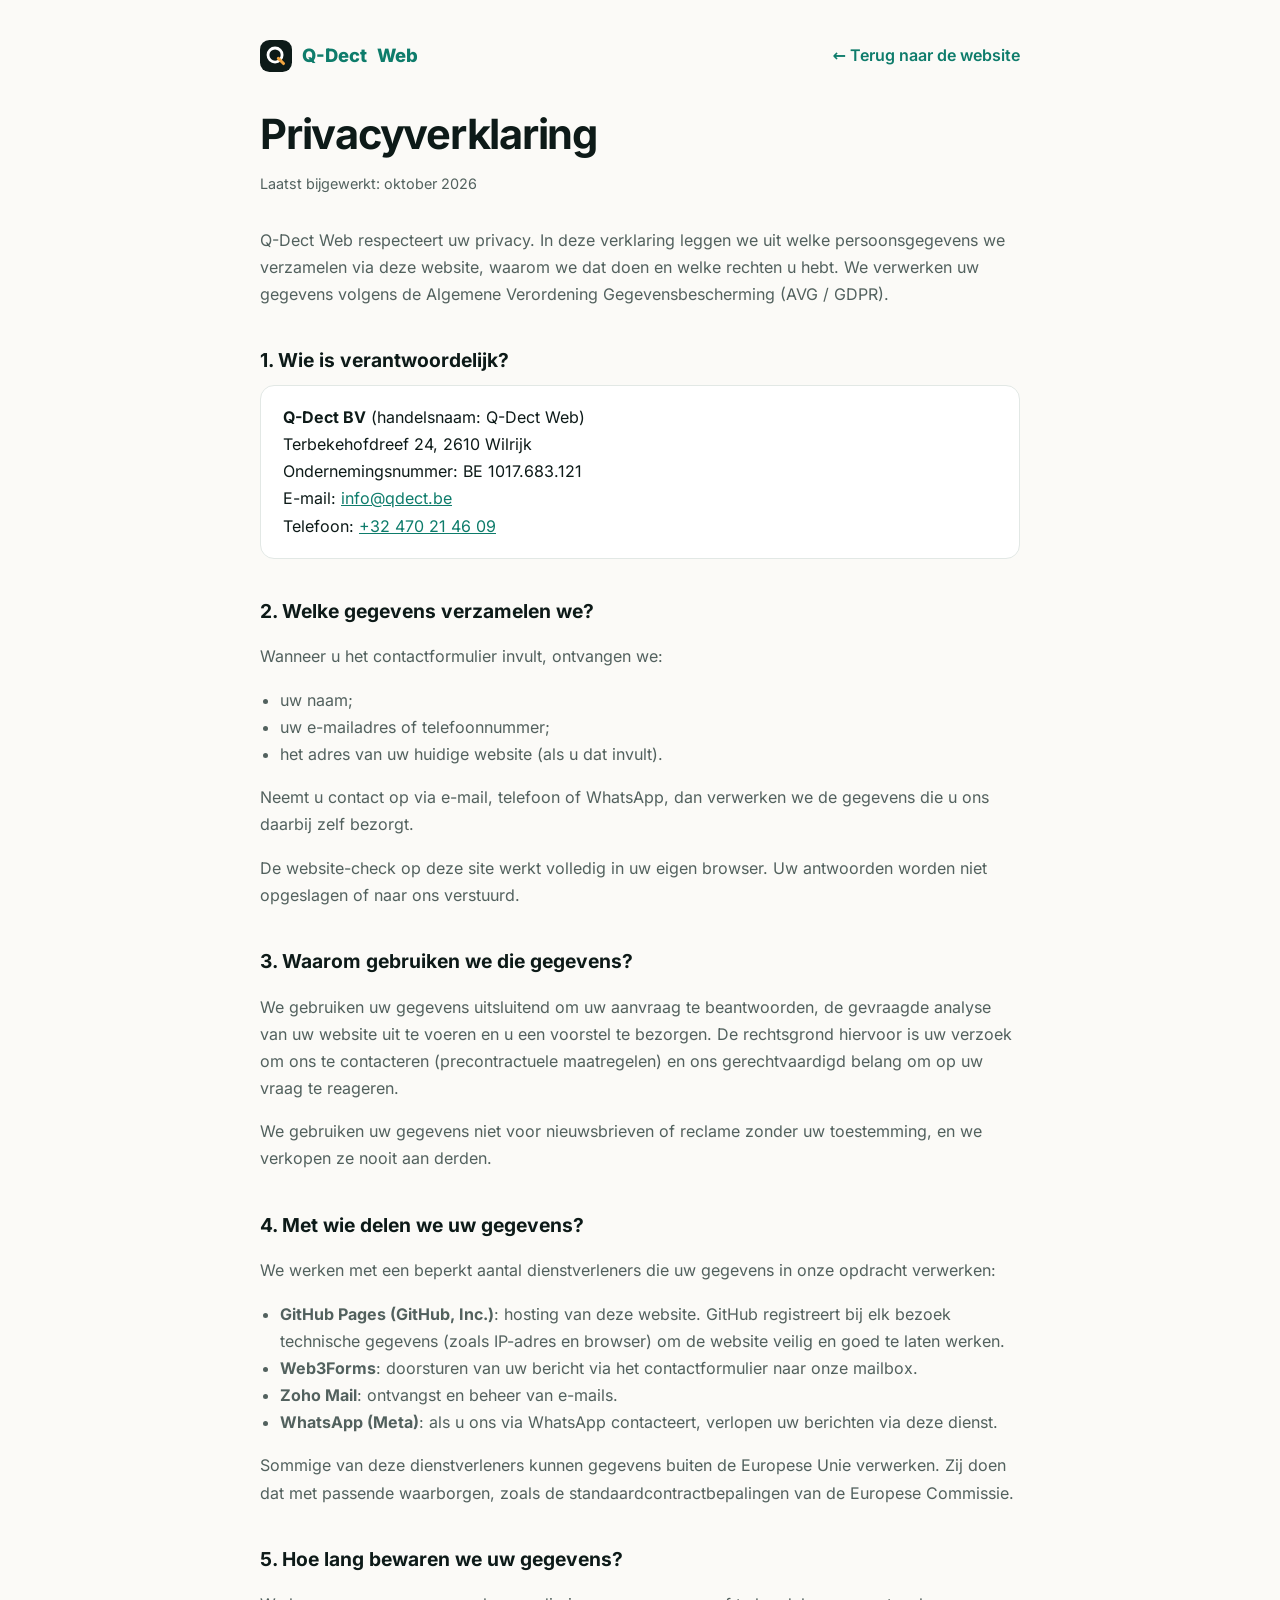
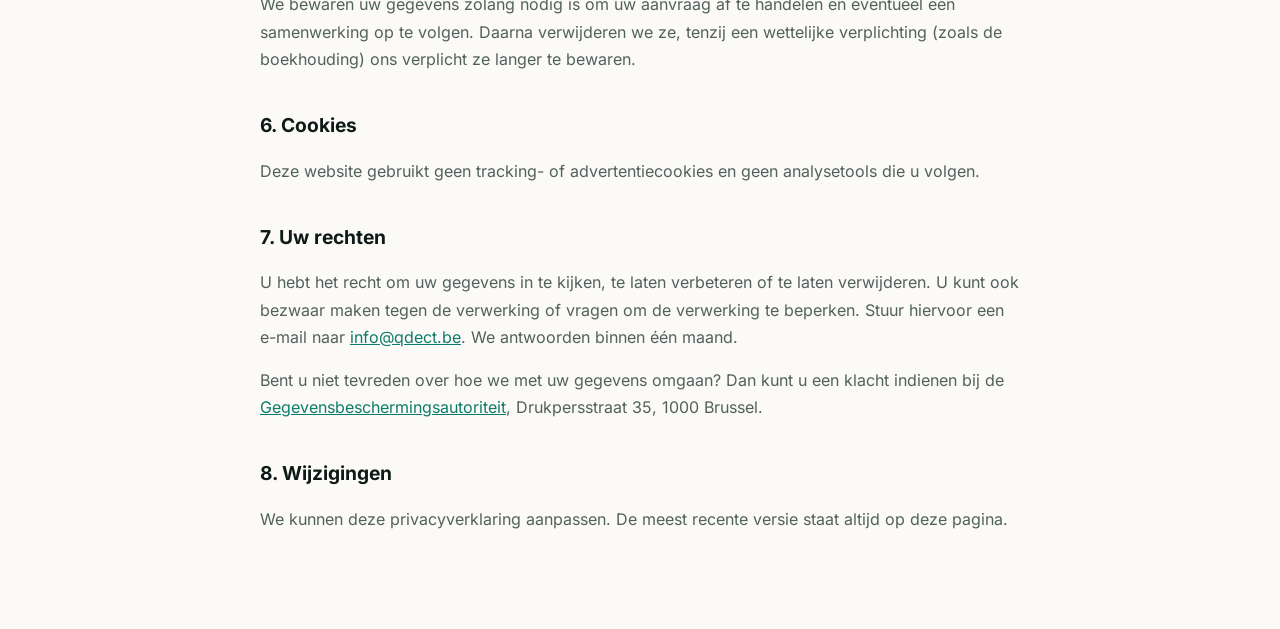
<file: privacy.html>
<!doctype html>
<html lang="nl-BE">
<head>
<meta charset="utf-8">
<meta name="viewport" content="width=device-width, initial-scale=1">
<title>Privacyverklaring | Q-Dect Web</title>
<meta name="robots" content="noindex">
<link rel="icon" href="favicon.svg" type="image/svg+xml">
<link rel="stylesheet" href="fonts/fonts.css">
<style>
  :root { --ink: #0d1a18; --ink-soft: #52615e; --brand: #0e7c6b; --line: #e2e8e5; --bg: #fbfaf7; }
  * { box-sizing: border-box; }
  body { margin: 0; font-family: Inter, system-ui, sans-serif; color: var(--ink); background: var(--bg); line-height: 1.7; }
  .wrap { width: min(760px, 100% - 32px); margin: 0 auto; padding: 40px 0 80px; }
  .top { display: flex; justify-content: space-between; align-items: center; margin-bottom: 40px; }
  .logo { display: flex; align-items: center; gap: 10px; font-weight: 800; font-size: 1.15rem; text-decoration: none; }
  .logo span { color: var(--brand); }
  .back { color: var(--brand); font-weight: 600; text-decoration: none; }
  h1 { font-size: clamp(2rem, 5vw, 2.6rem); letter-spacing: -.03em; line-height: 1.1; margin: 0 0 8px; }
  h2 { font-size: 1.2rem; margin: 36px 0 8px; }
  p, li { color: var(--ink-soft); }
  .meta { font-size: .9rem; color: var(--ink-soft); margin-bottom: 30px; }
  .box { background: #fff; border: 1px solid var(--line); border-radius: 14px; padding: 18px 22px; }
  a { color: var(--brand); }
  ul { padding-left: 20px; }
</style>
</head>
<body>
<div class="wrap">
  <div class="top">
    <a href="index.html" class="logo"><svg width="32" height="32" viewBox="0 0 34 34" aria-hidden="true"><rect width="34" height="34" rx="10" fill="#0d1a18"/><circle cx="16" cy="16" r="7.5" fill="none" stroke="#fff" stroke-width="3"/><path d="M19.5 19.5 L25 25" stroke="#f2a541" stroke-width="3.2" stroke-linecap="round"/></svg>Q-Dect <span>Web</span></a>
    <a href="index.html" class="back">← Terug naar de website</a>
  </div>

  <h1>Privacyverklaring</h1>
  <p class="meta">Laatst bijgewerkt: oktober 2026</p>

  <p>Q-Dect Web respecteert uw privacy. In deze verklaring leggen we uit welke persoonsgegevens we verzamelen via deze website, waarom we dat doen en welke rechten u hebt. We verwerken uw gegevens volgens de Algemene Verordening Gegevensbescherming (AVG / GDPR).</p>

  <h2>1. Wie is verantwoordelijk?</h2>
  <div class="box">
    <strong>Q-Dect BV</strong> (handelsnaam: Q-Dect Web)<br>
    Terbekehofdreef 24, 2610 Wilrijk<br>
    Ondernemingsnummer: BE 1017.683.121<br>
    E-mail: <a href="mailto:info@qdect.be">info@qdect.be</a><br>
    Telefoon: <a href="tel:+32470214609">+32 470 21 46 09</a>
  </div>

  <h2>2. Welke gegevens verzamelen we?</h2>
  <p>Wanneer u het contactformulier invult, ontvangen we:</p>
  <ul>
    <li>uw naam;</li>
    <li>uw e-mailadres of telefoonnummer;</li>
    <li>het adres van uw huidige website (als u dat invult).</li>
  </ul>
  <p>Neemt u contact op via e-mail, telefoon of WhatsApp, dan verwerken we de gegevens die u ons daarbij zelf bezorgt.</p>
  <p>De website-check op deze site werkt volledig in uw eigen browser. Uw antwoorden worden niet opgeslagen of naar ons verstuurd.</p>

  <h2>3. Waarom gebruiken we die gegevens?</h2>
  <p>We gebruiken uw gegevens uitsluitend om uw aanvraag te beantwoorden, de gevraagde analyse van uw website uit te voeren en u een voorstel te bezorgen. De rechtsgrond hiervoor is uw verzoek om ons te contacteren (precontractuele maatregelen) en ons gerechtvaardigd belang om op uw vraag te reageren.</p>
  <p>We gebruiken uw gegevens niet voor nieuwsbrieven of reclame zonder uw toestemming, en we verkopen ze nooit aan derden.</p>

  <h2>4. Met wie delen we uw gegevens?</h2>
  <p>We werken met een beperkt aantal dienstverleners die uw gegevens in onze opdracht verwerken:</p>
  <ul>
    <li><strong>GitHub Pages (GitHub, Inc.)</strong>: hosting van deze website. GitHub registreert bij elk bezoek technische gegevens (zoals IP-adres en browser) om de website veilig en goed te laten werken.</li>
    <li><strong>Web3Forms</strong>: doorsturen van uw bericht via het contactformulier naar onze mailbox.</li>
    <li><strong>Zoho Mail</strong>: ontvangst en beheer van e-mails.</li>
    <li><strong>WhatsApp (Meta)</strong>: als u ons via WhatsApp contacteert, verlopen uw berichten via deze dienst.</li>
  </ul>
  <p>Sommige van deze dienstverleners kunnen gegevens buiten de Europese Unie verwerken. Zij doen dat met passende waarborgen, zoals de standaardcontractbepalingen van de Europese Commissie.</p>

  <h2>5. Hoe lang bewaren we uw gegevens?</h2>
  <p>We bewaren uw gegevens zolang nodig is om uw aanvraag af te handelen en eventueel een samenwerking op te volgen. Daarna verwijderen we ze, tenzij een wettelijke verplichting (zoals de boekhouding) ons verplicht ze langer te bewaren.</p>

  <h2>6. Cookies</h2>
  <p>Deze website gebruikt geen tracking- of advertentiecookies en geen analysetools die u volgen.</p>

  <h2>7. Uw rechten</h2>
  <p>U hebt het recht om uw gegevens in te kijken, te laten verbeteren of te laten verwijderen. U kunt ook bezwaar maken tegen de verwerking of vragen om de verwerking te beperken. Stuur hiervoor een e-mail naar <a href="mailto:info@qdect.be">info@qdect.be</a>. We antwoorden binnen één maand.</p>
  <p>Bent u niet tevreden over hoe we met uw gegevens omgaan? Dan kunt u een klacht indienen bij de <a href="https://www.gegevensbeschermingsautoriteit.be" target="_blank" rel="noopener">Gegevensbeschermingsautoriteit</a>, Drukpersstraat 35, 1000 Brussel.</p>

  <h2>8. Wijzigingen</h2>
  <p>We kunnen deze privacyverklaring aanpassen. De meest recente versie staat altijd op deze pagina.</p>
</div>
</body>
</html>
</file>
<file: fonts/fonts.css>
/* latin-ext */
@font-face {
  font-family: 'Fraunces';
  font-style: italic;
  font-weight: 500;
  font-display: swap;
  src: url(fraunces-italic-500-latin-ext.woff2) format('woff2');
  unicode-range: U+0100-02BA, U+02BD-02C5, U+02C7-02CC, U+02CE-02D7, U+02DD-02FF, U+0304, U+0308, U+0329, U+1D00-1DBF, U+1E00-1E9F, U+1EF2-1EFF, U+2020, U+20A0-20AB, U+20AD-20C4, U+2113, U+2C60-2C7F, U+A720-A7FF;
}
/* latin */
@font-face {
  font-family: 'Fraunces';
  font-style: italic;
  font-weight: 500;
  font-display: swap;
  src: url(fraunces-italic-500-latin.woff2) format('woff2');
  unicode-range: U+0000-00FF, U+0131, U+0152-0153, U+02BB-02BC, U+02C6, U+02DA, U+02DC, U+0304, U+0308, U+0329, U+2000-206F, U+20AC, U+2122, U+2191, U+2193, U+2212, U+2215, U+FEFF, U+FFFD;
}
/* latin-ext */
@font-face {
  font-family: 'Fraunces';
  font-style: italic;
  font-weight: 700;
  font-display: swap;
  src: url(fraunces-italic-700-latin-ext.woff2) format('woff2');
  unicode-range: U+0100-02BA, U+02BD-02C5, U+02C7-02CC, U+02CE-02D7, U+02DD-02FF, U+0304, U+0308, U+0329, U+1D00-1DBF, U+1E00-1E9F, U+1EF2-1EFF, U+2020, U+20A0-20AB, U+20AD-20C4, U+2113, U+2C60-2C7F, U+A720-A7FF;
}
/* latin */
@font-face {
  font-family: 'Fraunces';
  font-style: italic;
  font-weight: 700;
  font-display: swap;
  src: url(fraunces-italic-700-latin.woff2) format('woff2');
  unicode-range: U+0000-00FF, U+0131, U+0152-0153, U+02BB-02BC, U+02C6, U+02DA, U+02DC, U+0304, U+0308, U+0329, U+2000-206F, U+20AC, U+2122, U+2191, U+2193, U+2212, U+2215, U+FEFF, U+FFFD;
}
/* latin-ext */
@font-face {
  font-family: 'Inter';
  font-style: normal;
  font-weight: 400;
  font-display: swap;
  src: url(inter-normal-400-latin-ext.woff2) format('woff2');
  unicode-range: U+0100-02BA, U+02BD-02C5, U+02C7-02CC, U+02CE-02D7, U+02DD-02FF, U+0304, U+0308, U+0329, U+1D00-1DBF, U+1E00-1E9F, U+1EF2-1EFF, U+2020, U+20A0-20AB, U+20AD-20C4, U+2113, U+2C60-2C7F, U+A720-A7FF;
}
/* latin */
@font-face {
  font-family: 'Inter';
  font-style: normal;
  font-weight: 400;
  font-display: swap;
  src: url(inter-normal-400-latin.woff2) format('woff2');
  unicode-range: U+0000-00FF, U+0131, U+0152-0153, U+02BB-02BC, U+02C6, U+02DA, U+02DC, U+0304, U+0308, U+0329, U+2000-206F, U+20AC, U+2122, U+2191, U+2193, U+2212, U+2215, U+FEFF, U+FFFD;
}
/* latin-ext */
@font-face {
  font-family: 'Inter';
  font-style: normal;
  font-weight: 500;
  font-display: swap;
  src: url(inter-normal-500-latin-ext.woff2) format('woff2');
  unicode-range: U+0100-02BA, U+02BD-02C5, U+02C7-02CC, U+02CE-02D7, U+02DD-02FF, U+0304, U+0308, U+0329, U+1D00-1DBF, U+1E00-1E9F, U+1EF2-1EFF, U+2020, U+20A0-20AB, U+20AD-20C4, U+2113, U+2C60-2C7F, U+A720-A7FF;
}
/* latin */
@font-face {
  font-family: 'Inter';
  font-style: normal;
  font-weight: 500;
  font-display: swap;
  src: url(inter-normal-500-latin.woff2) format('woff2');
  unicode-range: U+0000-00FF, U+0131, U+0152-0153, U+02BB-02BC, U+02C6, U+02DA, U+02DC, U+0304, U+0308, U+0329, U+2000-206F, U+20AC, U+2122, U+2191, U+2193, U+2212, U+2215, U+FEFF, U+FFFD;
}
/* latin-ext */
@font-face {
  font-family: 'Inter';
  font-style: normal;
  font-weight: 600;
  font-display: swap;
  src: url(inter-normal-600-latin-ext.woff2) format('woff2');
  unicode-range: U+0100-02BA, U+02BD-02C5, U+02C7-02CC, U+02CE-02D7, U+02DD-02FF, U+0304, U+0308, U+0329, U+1D00-1DBF, U+1E00-1E9F, U+1EF2-1EFF, U+2020, U+20A0-20AB, U+20AD-20C4, U+2113, U+2C60-2C7F, U+A720-A7FF;
}
/* latin */
@font-face {
  font-family: 'Inter';
  font-style: normal;
  font-weight: 600;
  font-display: swap;
  src: url(inter-normal-600-latin.woff2) format('woff2');
  unicode-range: U+0000-00FF, U+0131, U+0152-0153, U+02BB-02BC, U+02C6, U+02DA, U+02DC, U+0304, U+0308, U+0329, U+2000-206F, U+20AC, U+2122, U+2191, U+2193, U+2212, U+2215, U+FEFF, U+FFFD;
}
/* latin-ext */
@font-face {
  font-family: 'Inter';
  font-style: normal;
  font-weight: 700;
  font-display: swap;
  src: url(inter-normal-700-latin-ext.woff2) format('woff2');
  unicode-range: U+0100-02BA, U+02BD-02C5, U+02C7-02CC, U+02CE-02D7, U+02DD-02FF, U+0304, U+0308, U+0329, U+1D00-1DBF, U+1E00-1E9F, U+1EF2-1EFF, U+2020, U+20A0-20AB, U+20AD-20C4, U+2113, U+2C60-2C7F, U+A720-A7FF;
}
/* latin */
@font-face {
  font-family: 'Inter';
  font-style: normal;
  font-weight: 700;
  font-display: swap;
  src: url(inter-normal-700-latin.woff2) format('woff2');
  unicode-range: U+0000-00FF, U+0131, U+0152-0153, U+02BB-02BC, U+02C6, U+02DA, U+02DC, U+0304, U+0308, U+0329, U+2000-206F, U+20AC, U+2122, U+2191, U+2193, U+2212, U+2215, U+FEFF, U+FFFD;
}
/* latin-ext */
@font-face {
  font-family: 'Inter';
  font-style: normal;
  font-weight: 800;
  font-display: swap;
  src: url(inter-normal-800-latin-ext.woff2) format('woff2');
  unicode-range: U+0100-02BA, U+02BD-02C5, U+02C7-02CC, U+02CE-02D7, U+02DD-02FF, U+0304, U+0308, U+0329, U+1D00-1DBF, U+1E00-1E9F, U+1EF2-1EFF, U+2020, U+20A0-20AB, U+20AD-20C4, U+2113, U+2C60-2C7F, U+A720-A7FF;
}
/* latin */
@font-face {
  font-family: 'Inter';
  font-style: normal;
  font-weight: 800;
  font-display: swap;
  src: url(inter-normal-800-latin.woff2) format('woff2');
  unicode-range: U+0000-00FF, U+0131, U+0152-0153, U+02BB-02BC, U+02C6, U+02DA, U+02DC, U+0304, U+0308, U+0329, U+2000-206F, U+20AC, U+2122, U+2191, U+2193, U+2212, U+2215, U+FEFF, U+FFFD;
}
</file>
